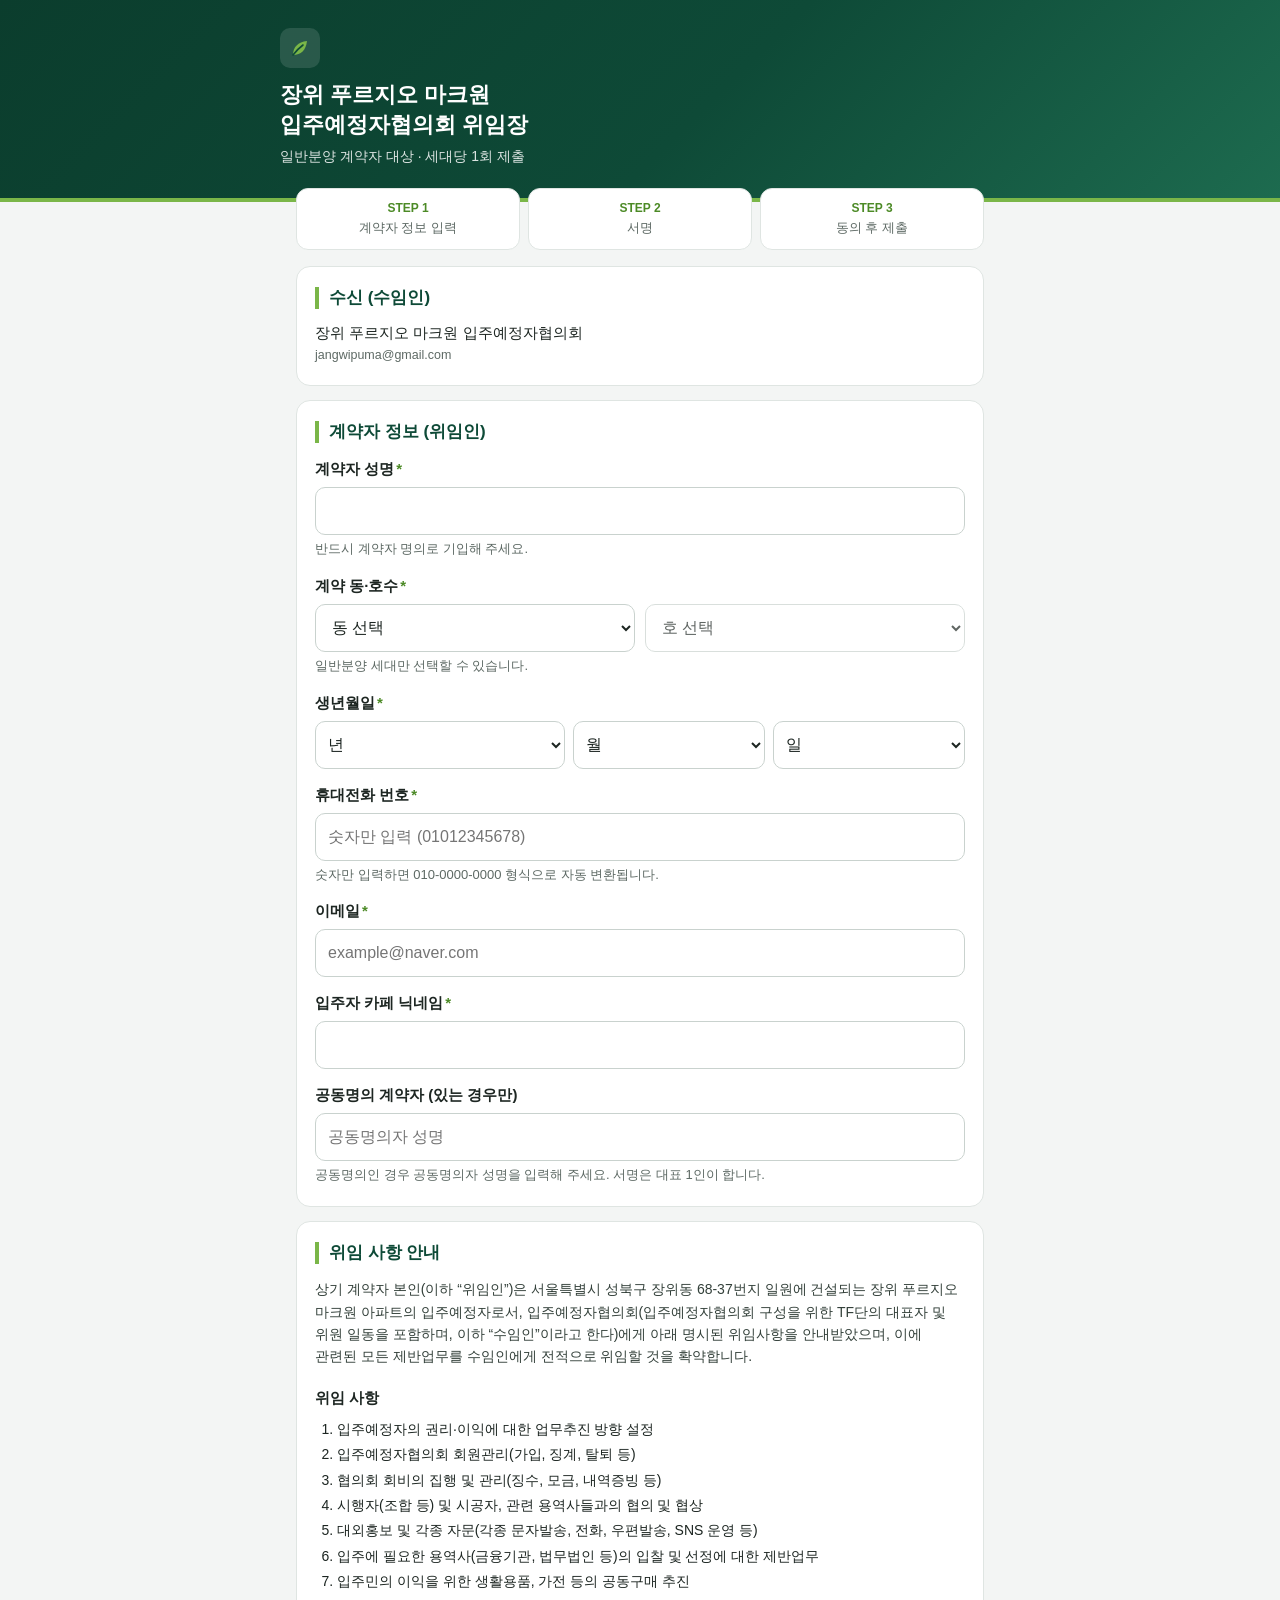
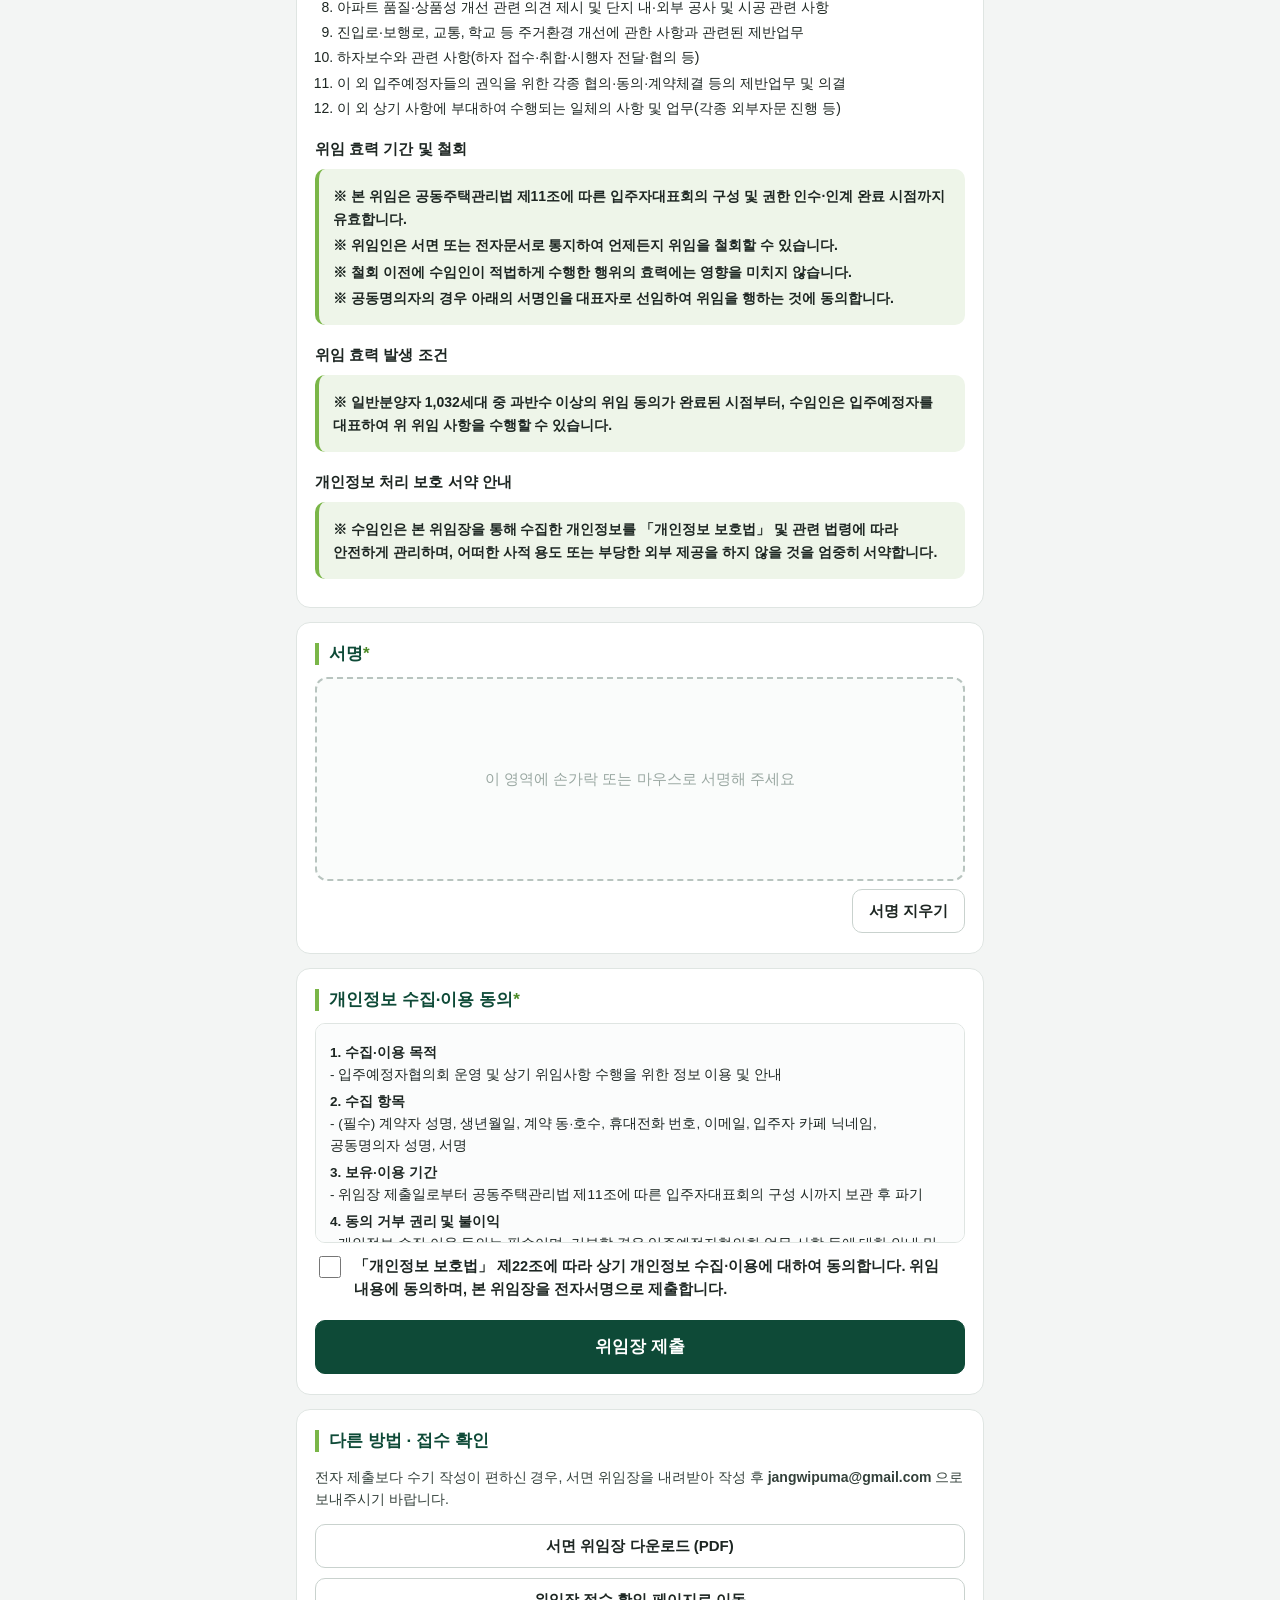
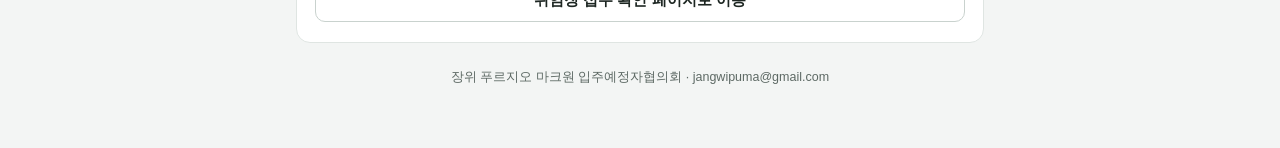
<file: index.html>
<!doctype html>
<html lang="ko">
<head>
<meta charset="utf-8">
<meta name="viewport" content="width=device-width, initial-scale=1">
<title>장위 푸르지오 마크원 입주예정자협의회 위임장</title>
<meta name="description" content="장위 푸르지오 마크원 입주예정자협의회 전자 위임장 제출">
<meta property="og:title" content="장위 푸르지오 마크원 입주예정자협의회 위임장">
<meta property="og:description" content="일반분양 계약자 전자 위임장 제출 페이지">
<link rel="stylesheet" href="style.css">
</head>
<body>
<header class="hero">
  <div class="inner">
    <div class="badge"><svg viewBox="0 0 24 24" fill="none" aria-hidden="true"><path d="M5 19c0-8 5-13 14-14-1 9-6 14-14 14z" fill="#7ab648"/><path d="M5 19c3-4 6-7 10-10" stroke="#0e4a37" stroke-width="1.6" stroke-linecap="round"/></svg></div>
    <h1>장위 푸르지오 마크원<br>입주예정자협의회 위임장</h1>
    <p>일반분양 계약자 대상 · 세대당 1회 제출</p>
  </div>
</header>

<main class="wrap">
  <div class="steps">
    <div><b>STEP 1</b>계약자 정보 입력</div>
    <div><b>STEP 2</b>서명</div>
    <div><b>STEP 3</b>동의 후 제출</div>
  </div>

  <form id="form" novalidate>
    <section class="card">
      <h2>수신 (수임인)</h2>
      <div class="to"><span class="council-name">장위 푸르지오 마크원 입주예정자협의회</span>
        <small class="council-email">jangwipuma@gmail.com</small></div>
    </section>

    <section class="card">
      <h2>계약자 정보 (위임인)</h2>

      <div class="fld" data-k="name">
        <label class="f" for="name">계약자 성명<span class="req">*</span></label>
        <input type="text" id="name" autocomplete="name" maxlength="30">
        <p class="hint">반드시 계약자 명의로 기입해 주세요.</p>
        <div class="err">계약자 성명을 입력해 주세요.</div>
      </div>

      <div class="fld" data-k="unit">
        <label class="f">계약 동·호수<span class="req">*</span></label>
        <div class="row2">
          <div class="unit"><select id="dong" aria-label="동"><option value="">동 선택</option></select></div>
          <div class="unit"><select id="ho" aria-label="호" disabled><option value="">호 선택</option></select></div>
        </div>
        <p class="hint">일반분양 세대만 선택할 수 있습니다.</p>
        <div class="err">계약 동·호수를 선택해 주세요.</div>
      </div>

      <div class="fld" data-k="birth">
        <label class="f">생년월일<span class="req">*</span></label>
        <div class="row3" id="birthSel"></div>
        <input type="hidden" id="birth">
        <div class="err">생년월일을 선택해 주세요.</div>
      </div>

      <div class="fld" data-k="phone">
        <label class="f" for="phone">휴대전화 번호<span class="req">*</span></label>
        <input type="tel" id="phone" inputmode="numeric" autocomplete="tel" placeholder="숫자만 입력 (01012345678)">
        <p class="hint">숫자만 입력하면 010-0000-0000 형식으로 자동 변환됩니다.</p>
        <div class="err">휴대전화 번호를 정확히 입력해 주세요.</div>
      </div>

      <div class="fld" data-k="email">
        <label class="f" for="email">이메일<span class="req">*</span></label>
        <input type="email" id="email" autocomplete="email" maxlength="80" placeholder="example@naver.com">
        <div class="err">이메일 주소를 정확히 입력해 주세요.</div>
      </div>

      <div class="fld" data-k="nick">
        <label class="f" for="nick">입주자 카페 닉네임<span class="req">*</span></label>
        <input type="text" id="nick" maxlength="40">
        <div class="err">카페 닉네임을 입력해 주세요.</div>
      </div>

      <div class="fld" data-k="coname">
        <label class="f" for="coname">공동명의 계약자 (있는 경우만)</label>
        <input type="text" id="coname" maxlength="30" placeholder="공동명의자 성명">
        <p class="hint">공동명의인 경우 공동명의자 성명을 입력해 주세요. 서명은 대표 1인이 합니다.</p>
      </div>
    </section>

    <section class="card">
      <h2>위임 사항 안내</h2>
      <p class="body-text">상기 계약자 본인(이하 “위임인”)은 서울특별시 성북구 장위동 68-37번지 일원에 건설되는 장위 푸르지오 마크원 아파트의 입주예정자로서, 입주예정자협의회(입주예정자협의회 구성을 위한 TF단의 대표자 및 위원 일동을 포함하며, 이하 “수임인”이라고 한다)에게 아래 명시된 위임사항을 안내받았으며, 이에 관련된 모든 제반업무를 수임인에게 전적으로 위임할 것을 확약합니다.</p>

      <h3>위임 사항</h3>
      <ol class="items">
        <li>입주예정자의 권리·이익에 대한 업무추진 방향 설정</li>
        <li>입주예정자협의회 회원관리(가입, 징계, 탈퇴 등)</li>
        <li>협의회 회비의 집행 및 관리(징수, 모금, 내역증빙 등)</li>
        <li>시행자(조합 등) 및 시공자, 관련 용역사들과의 협의 및 협상</li>
        <li>대외홍보 및 각종 자문(각종 문자발송, 전화, 우편발송, SNS 운영 등)</li>
        <li>입주에 필요한 용역사(금융기관, 법무법인 등)의 입찰 및 선정에 대한 제반업무</li>
        <li>입주민의 이익을 위한 생활용품, 가전 등의 공동구매 추진</li>
        <li>아파트 품질·상품성 개선 관련 의견 제시 및 단지 내·외부 공사 및 시공 관련 사항</li>
        <li>진입로·보행로, 교통, 학교 등 주거환경 개선에 관한 사항과 관련된 제반업무</li>
        <li>하자보수와 관련 사항(하자 접수·취합·시행자 전달·협의 등)</li>
        <li>이 외 입주예정자들의 권익을 위한 각종 협의·동의·계약체결 등의 제반업무 및 의결</li>
        <li>이 외 상기 사항에 부대하여 수행되는 일체의 사항 및 업무(각종 외부자문 진행 등)</li>
      </ol>

      <h3>위임 효력 기간 및 철회</h3>
      <div class="notice">
        <p>※ 본 위임은 공동주택관리법 제11조에 따른 입주자대표회의 구성 및 권한 인수·인계 완료 시점까지 유효합니다.</p>
        <p>※ 위임인은 서면 또는 전자문서로 통지하여 언제든지 위임을 철회할 수 있습니다.</p>
        <p>※ 철회 이전에 수임인이 적법하게 수행한 행위의 효력에는 영향을 미치지 않습니다.</p>
        <p>※ 공동명의자의 경우 아래의 서명인을 대표자로 선임하여 위임을 행하는 것에 동의합니다.</p>
      </div>

      <h3>위임 효력 발생 조건</h3>
      <div class="notice"><p>※ 일반분양자 1,032세대 중 과반수 이상의 위임 동의가 완료된 시점부터, 수임인은 입주예정자를 대표하여 위 위임 사항을 수행할 수 있습니다.</p></div>

      <h3>개인정보 처리 보호 서약 안내</h3>
      <div class="notice"><p>※ 수임인은 본 위임장을 통해 수집한 개인정보를 「개인정보 보호법」 및 관련 법령에 따라 안전하게 관리하며, 어떠한 사적 용도 또는 부당한 외부 제공을 하지 않을 것을 엄중히 서약합니다.</p></div>
    </section>

    <section class="card">
      <h2>서명<span class="req" style="color:var(--leaf-ink)">*</span></h2>
      <div class="fld" data-k="sig">
        <div class="sigbox"><canvas id="sig"></canvas><div class="ph" id="sigph">이 영역에 손가락 또는 마우스로 서명해 주세요</div></div>
        <div style="display:flex;justify-content:flex-end;margin-top:8px"><button type="button" class="btn" id="sigclear">서명 지우기</button></div>
        <div class="err">서명을 남겨 주세요.</div>
      </div>
    </section>

    <section class="card">
      <h2>개인정보 수집·이용 동의<span class="req" style="color:var(--leaf-ink)">*</span></h2>
      <div class="consent">
        <p><b>1. 수집·이용 목적</b><br>- 입주예정자협의회 운영 및 상기 위임사항 수행을 위한 정보 이용 및 안내</p>
        <p><b>2. 수집 항목</b><br>- (필수) 계약자 성명, 생년월일, 계약 동·호수, 휴대전화 번호, 이메일, 입주자 카페 닉네임, 공동명의자 성명, 서명</p>
        <p><b>3. 보유·이용 기간</b><br>- 위임장 제출일로부터 공동주택관리법 제11조에 따른 입주자대표회의 구성 시까지 보관 후 파기</p>
        <p><b>4. 동의 거부 권리 및 불이익</b><br>- 개인정보 수집·이용 동의는 필수이며, 거부할 경우 입주예정자협의회 업무 사항 등에 대한 안내 및 통지가 누락될 수 있으며 이에 대한 불이익은 본인에게 귀속됩니다.</p>
      </div>
      <div class="fld" data-k="agree">
        <label class="check"><input type="checkbox" id="agree">
          <span>「개인정보 보호법」 제22조에 따라 상기 개인정보 수집·이용에 대하여 동의합니다. 위임 내용에 동의하며, 본 위임장을 전자서명으로 제출합니다.</span></label>
        <div class="err">동의 항목에 체크해 주세요.</div>
      </div>

      <button type="submit" class="btn primary" id="submit" style="margin-top:18px">위임장 제출</button>
      <div class="msg" id="msg"></div>
    </section>
  </form>

  <section class="card hidden" id="done">
    <div class="done">
      <div class="icon">✓</div>
      <h2>위임장이 접수되었습니다</h2>
      <p id="doneText" style="white-space:pre-line"></p>
      <p class="hint">접수 내역은 아래 접수 확인 페이지에서 확인하실 수 있습니다.</p>
    </div>
  </section>

  <section class="card">
    <h2>다른 방법 · 접수 확인</h2>
    <p class="body-text">전자 제출보다 수기 작성이 편하신 경우, 서면 위임장을 내려받아 작성 후 <b class="council-email">jangwipuma@gmail.com</b> 으로 보내주시기 바랍니다.</p>
    <div class="links">
      <a class="btn block" href="Power_of_Attorney.pdf" download>서면 위임장 다운로드 (PDF)</a>
      <a class="btn block" href="check.html">위임장 접수 확인 페이지로 이동</a>
    </div>
  </section>

  <p class="foot">장위 푸르지오 마크원 입주예정자협의회 · jangwipuma@gmail.com</p>
</main>

<script src="config.js"></script>
<script src="units.js"></script>
<script src="common.js"></script>
<script>
(function(){
  const $ = id => document.getElementById(id);

  // ---- 동·호 선택 ----
  const dongSel = $('dong'), hoSel = $('ho');
  Object.keys(UNITS).forEach(d => dongSel.add(new Option(d + '동', d)));
  dongSel.addEventListener('change', () => {
    hoSel.innerHTML = '<option value="">호 선택</option>';
    const list = UNITS[dongSel.value] || [];
    list.forEach(h => hoSel.add(new Option(h + '호', h)));
    hoSel.disabled = !list.length;
  });

  // ---- 입력 보정 ----
  setupBirthSelect('birth','birthSel');
  setupPhone('phone');

  // ---- 서명 패드 ----
  const cv = $('sig'), ctx = cv.getContext('2d');
  let drawing = false, hasInk = false, last = null;
  function fit(){
    const r = cv.getBoundingClientRect(), dpr = Math.max(window.devicePixelRatio || 1, 1);
    const snap = hasInk ? cv.toDataURL() : null;
    cv.width = Math.round(r.width * dpr); cv.height = Math.round(r.height * dpr);
    ctx.setTransform(dpr,0,0,dpr,0,0);
    ctx.lineWidth = 2.6; ctx.lineCap = 'round'; ctx.lineJoin = 'round'; ctx.strokeStyle = '#111';
    if (snap){ const img = new Image(); img.onload = () => ctx.drawImage(img,0,0,r.width,r.height); img.src = snap; }
  }
  const pos = e => { const r = cv.getBoundingClientRect(); return {x:e.clientX - r.left, y:e.clientY - r.top}; };
  cv.addEventListener('pointerdown', e => { e.preventDefault(); drawing = true; last = pos(e); cv.setPointerCapture(e.pointerId);
    ctx.beginPath(); ctx.arc(last.x,last.y,1.2,0,Math.PI*2); ctx.fillStyle='#111'; ctx.fill(); mark(); });
  cv.addEventListener('pointermove', e => { if(!drawing) return; e.preventDefault(); const p = pos(e);
    ctx.beginPath(); ctx.moveTo(last.x,last.y); ctx.lineTo(p.x,p.y); ctx.stroke(); last = p; mark(); });
  ['pointerup','pointercancel','pointerleave'].forEach(t => cv.addEventListener(t, () => drawing = false));
  function mark(){ if(!hasInk){ hasInk = true; $('sigph').style.display='none'; clearErr('sig'); } }
  $('sigclear').addEventListener('click', () => { ctx.clearRect(0,0,cv.width,cv.height); hasInk = false; $('sigph').style.display=''; });
  window.addEventListener('resize', fit); fit();

  function sigData(){
    // 흰 배경 + 최대 폭 800px PNG로 축소
    const w = Math.min(cv.width, 800), h = Math.round(cv.height * w / cv.width);
    const o = document.createElement('canvas'); o.width = w; o.height = h;
    const c = o.getContext('2d'); c.fillStyle = '#fff'; c.fillRect(0,0,w,h); c.drawImage(cv,0,0,w,h);
    return o.toDataURL('image/png');
  }

  // ---- 검증 ----
  const fld = k => document.querySelector('.fld[data-k="'+k+'"]');
  const setErr = k => fld(k).classList.add('invalid');
  function clearErr(k){ const f = fld(k); f && f.classList.remove('invalid'); }
  ['name','birth','phone','email','nick'].forEach(k => $(k).addEventListener('input', () => clearErr(k)));
  [dongSel,hoSel].forEach(s => s.addEventListener('change', () => clearErr('unit')));
  $('agree').addEventListener('change', () => clearErr('agree'));

  function validBirth(s){
    if(!/^\d{6}$/.test(s)) return false;
    const m = +s.slice(2,4), d = +s.slice(4,6);
    return m>=1 && m<=12 && d>=1 && d<=31;
  }
  function collect(){
    const v = {
      name: $('name').value.trim(), dong: dongSel.value, ho: hoSel.value,
      birth: $('birth').value, phone: $('phone').value.trim(),
      email: $('email').value.trim(), nick: $('nick').value.trim(), coname: $('coname').value.trim()
    };
    const bad = [];
    if(v.name.length < 2) bad.push('name');
    if(!v.dong || !v.ho) bad.push('unit');
    if(!validBirth(v.birth)) bad.push('birth');
    if(!/^01[016789]-?\d{3,4}-?\d{4}$/.test(v.phone)) bad.push('phone');
    if(!/^[^\s@]+@[^\s@]+\.[^\s@]+$/.test(v.email)) bad.push('email');
    if(!v.nick) bad.push('nick');
    if(!hasInk) bad.push('sig');
    if(!$('agree').checked) bad.push('agree');
    return {v, bad};
  }

  const msg = (t, ok) => { const m = $('msg'); m.textContent = t; m.className = 'msg show ' + (ok ? 'ok' : 'bad'); };

  $('form').addEventListener('submit', async e => {
    e.preventDefault();
    $('msg').className = 'msg';
    const {v, bad} = collect();
    document.querySelectorAll('.fld.invalid').forEach(f => f.classList.remove('invalid'));
    if(bad.length){ bad.forEach(setErr); fld(bad[0]).scrollIntoView({behavior:'smooth',block:'center'}); return; }
    if(!SCRIPT_URL || SCRIPT_URL.indexOf('http') !== 0){ msg('접수 서버가 아직 연결되지 않았습니다. 협의회에 문의해 주세요.'); return; }
    if(!confirm(v.dong+'동 '+v.ho+'호 '+v.name+' 님의 위임장을 제출하시겠습니까?\n세대당 1회만 제출할 수 있습니다.')) return;

    const btn = $('submit'); btn.disabled = true; btn.textContent = '제출 중…';
    try{
      const res = await fetch(SCRIPT_URL, { method:'POST', body: JSON.stringify(Object.assign({action:'submit', signature: sigData(), ua: navigator.userAgent}, v)) });
      const r = await res.json();
      if(r.ok){
        $('form').classList.add('hidden');
        $('doneText').textContent = v.dong+'동 '+v.ho+'호\n접수번호 '+r.receipt;
        $('done').classList.remove('hidden');
        window.scrollTo({top:0,behavior:'smooth'});
      } else {
        msg(r.message || '제출에 실패했습니다. 잠시 후 다시 시도해 주세요.');
      }
    }catch(err){
      msg('네트워크 오류로 제출하지 못했습니다. 잠시 후 다시 시도해 주세요.');
    }finally{
      btn.disabled = false; btn.textContent = '위임장 제출';
    }
  });
})();
</script>
</body>
</html>
</file>
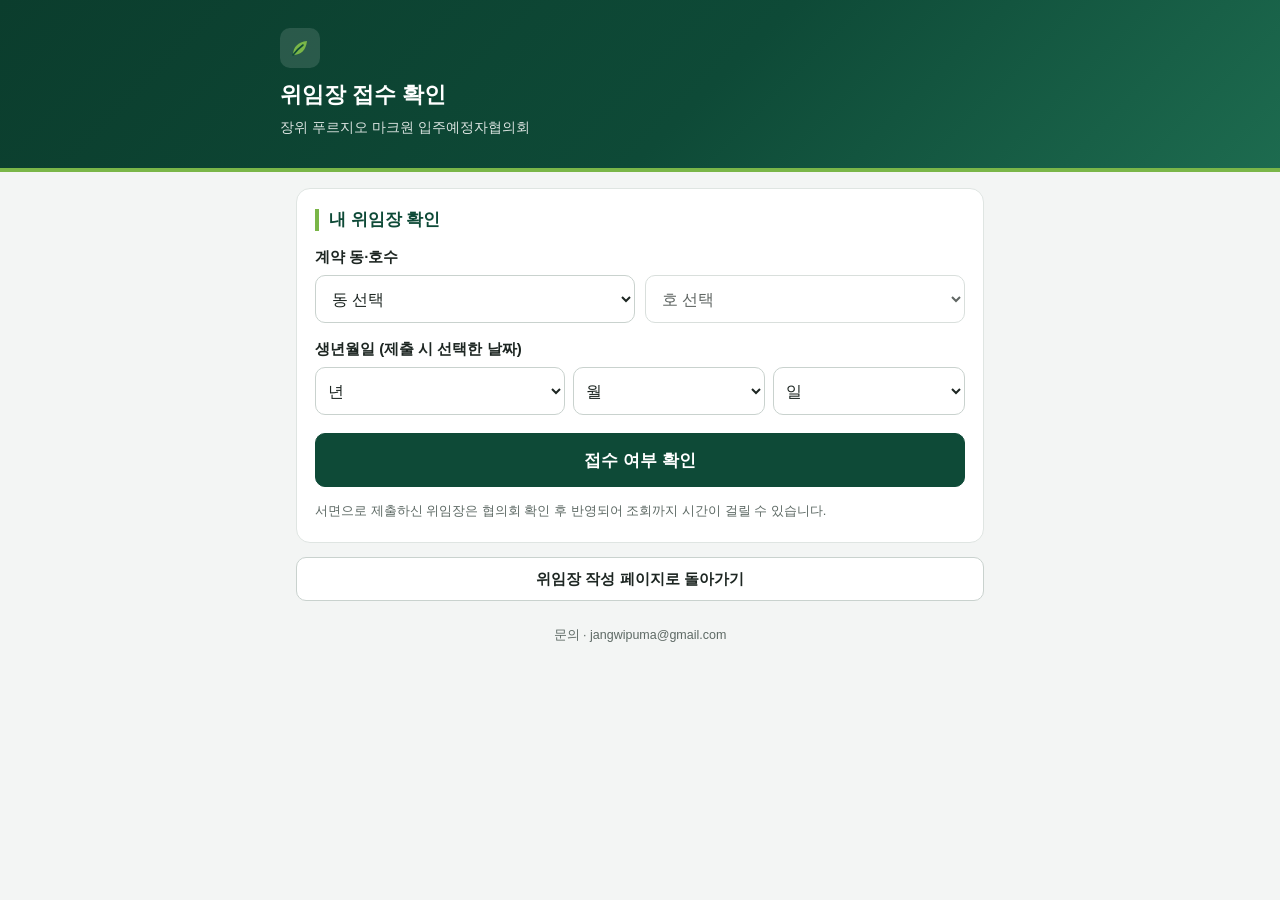
<file: check.html>
<!doctype html>
<html lang="ko">
<head>
<meta charset="utf-8">
<meta name="viewport" content="width=device-width, initial-scale=1">
<title>위임장 접수 확인 · 장위 푸르지오 마크원</title>
<link rel="stylesheet" href="style.css">
</head>
<body>
<header class="hero">
  <div class="inner">
    <div class="badge"><svg viewBox="0 0 24 24" fill="none" aria-hidden="true"><path d="M5 19c0-8 5-13 14-14-1 9-6 14-14 14z" fill="#7ab648"/><path d="M5 19c3-4 6-7 10-10" stroke="#0e4a37" stroke-width="1.6" stroke-linecap="round"/></svg></div>
    <h1>위임장 접수 확인</h1>
    <p>장위 푸르지오 마크원 입주예정자협의회</p>
  </div>
</header>

<main class="wrap" style="padding-top:16px">
  <section class="card" id="statsCard" style="display:none">
    <h2>접수 현황</h2>
    <p class="body-text" id="stats" style="margin:0"></p>
  </section>

  <section class="card">
    <h2>내 위임장 확인</h2>
    <form id="form" novalidate>
      <div class="fld" data-k="unit">
        <label class="f">계약 동·호수</label>
        <div class="row2">
          <div class="unit"><select id="dong" aria-label="동"><option value="">동 선택</option></select></div>
          <div class="unit"><select id="ho" aria-label="호" disabled><option value="">호 선택</option></select></div>
        </div>
        <div class="err">동·호수를 선택해 주세요.</div>
      </div>
      <div class="fld" data-k="birth">
        <label class="f">생년월일 (제출 시 선택한 날짜)</label>
        <div class="row3" id="birthSel"></div>
        <input type="hidden" id="birth">
        <div class="err">생년월일을 선택해 주세요.</div>
      </div>
      <button type="submit" class="btn primary" id="go" style="margin-top:18px">접수 여부 확인</button>
      <div class="msg" id="msg"></div>
    </form>
    <p class="hint" style="margin-top:14px">서면으로 제출하신 위임장은 협의회 확인 후 반영되어 조회까지 시간이 걸릴 수 있습니다.</p>
  </section>

  <a class="btn block" href="index.html">위임장 작성 페이지로 돌아가기</a>
  <p class="foot">문의 · jangwipuma@gmail.com</p>
</main>

<script src="config.js"></script>
<script src="units.js"></script>
<script src="common.js"></script>
<script>
(function(){
  const $ = id => document.getElementById(id);
  const dongSel = $('dong'), hoSel = $('ho');
  Object.keys(UNITS).forEach(d => dongSel.add(new Option(d + '동', d)));
  dongSel.addEventListener('change', () => {
    hoSel.innerHTML = '<option value="">호 선택</option>';
    (UNITS[dongSel.value] || []).forEach(h => hoSel.add(new Option(h + '호', h)));
    hoSel.disabled = !dongSel.value;
  });
  setupBirthSelect('birth','birthSel');

  const ready = SCRIPT_URL && SCRIPT_URL.indexOf('http') === 0;
  const msg = (t, ok) => { const m = $('msg'); m.textContent = t; m.className = 'msg show ' + (ok ? 'ok' : 'bad'); };

  if (ready) {
    fetch(SCRIPT_URL + '?action=stats').then(r => r.json()).then(r => {
      if (!r.ok) return;
      const left = Math.max(r.majority - r.count, 0);
      $('stats').textContent = '현재 ' + r.count.toLocaleString() + '세대 접수 / 일반분양 ' + r.total.toLocaleString() + '세대 · ' +
        (left ? '과반(' + r.majority + '세대)까지 ' + left + '세대 남았습니다.' : '과반을 달성했습니다.');
      $('statsCard').style.display = '';
    }).catch(() => {});
  }

  $('form').addEventListener('submit', async e => {
    e.preventDefault();
    document.querySelectorAll('.fld.invalid').forEach(f => f.classList.remove('invalid'));
    $('msg').className = 'msg';
    let bad = false;
    if (!dongSel.value || !hoSel.value) { document.querySelector('.fld[data-k=unit]').classList.add('invalid'); bad = true; }
    if (!/^\d{6}$/.test($('birth').value)) { document.querySelector('.fld[data-k=birth]').classList.add('invalid'); bad = true; }
    if (bad) return;
    if (!ready) { msg('접수 서버가 아직 연결되지 않았습니다.'); return; }
    const btn = $('go'); btn.disabled = true; btn.textContent = '확인 중…';
    try {
      const q = new URLSearchParams({ action:'check', dong: dongSel.value, ho: hoSel.value, birth: $('birth').value });
      const r = await (await fetch(SCRIPT_URL + '?' + q)).json();
      if (!r.ok) msg(r.message || '조회에 실패했습니다.');
      else if (r.found) msg(dongSel.value + '동 ' + hoSel.value + '호 위임장이 접수되어 있습니다. (접수번호 ' + r.receipt + ', ' + r.time + ')', true);
      else msg('일치하는 접수 내역이 없습니다. 동·호수와 생년월일을 다시 확인해 주세요.');
    } catch (err) {
      msg('네트워크 오류로 조회하지 못했습니다. 잠시 후 다시 시도해 주세요.');
    } finally { btn.disabled = false; btn.textContent = '접수 여부 확인'; }
  });
})();
</script>
</body>
</html>
</file>
<file: style.css>
:root{
  --bg:#f3f5f4;--card:#fff;--ink:#1d2622;--sub:#5d6964;--line:#dfe5e2;
  --brand:#0e4a37;--brand-2:#1d6b4f;--leaf:#7ab648;--leaf-ink:#4c8a26;--accent:#eef5e9;--warn:#b42318;--warn-bg:#fdecea;--ok:#146c43;--ok-bg:#e7f5ed;
}
*{box-sizing:border-box}
html{-webkit-text-size-adjust:100%}
body{margin:0;background:var(--bg);color:var(--ink);font-family:"Pretendard",-apple-system,BlinkMacSystemFont,"Apple SD Gothic Neo","Malgun Gothic",sans-serif;font-size:16px;line-height:1.6;word-break:keep-all}
.wrap{max-width:720px;margin:0 auto;padding:0 16px 48px}
header.hero{background:linear-gradient(135deg,#0b3d2d 0%,var(--brand) 55%,#1d6b4f 100%);color:#fff;padding:28px 16px 30px;border-bottom:4px solid var(--leaf)}
header.hero .inner{max-width:720px;margin:0 auto}
.hero .badge{display:inline-flex;align-items:center;justify-content:center;width:40px;height:40px;border-radius:10px;background:rgba(255,255,255,.12);margin-bottom:12px}
.hero .badge svg{width:24px;height:24px}
.hero h1{margin:0 0 6px;font-size:22px;line-height:1.35}
.hero p{margin:0;opacity:.85;font-size:14px}
.steps{display:grid;grid-template-columns:repeat(3,1fr);gap:8px;margin:-14px 0 16px}
.steps div{background:var(--card);border:1px solid var(--line);border-radius:12px;padding:10px 8px;text-align:center;font-size:13px;color:var(--sub)}
.steps b{display:block;color:var(--leaf-ink);font-size:12px}
.card{background:var(--card);border:1px solid var(--line);border-radius:14px;padding:20px 18px;margin-bottom:14px}
.card h2{font-size:17px;margin:0 0 12px;color:var(--brand);padding-left:10px;border-left:4px solid var(--leaf);line-height:1.3}
.card h3{font-size:15px;margin:18px 0 8px}
.to{font-size:15px}
.to small{display:block;color:var(--sub)}
label.f{display:block;font-weight:600;font-size:15px;margin:14px 0 6px}
label.f .req{color:var(--leaf-ink);margin-left:2px}
.hint{font-size:13px;color:var(--sub);margin:4px 0 0}
input[type=text],input[type=tel],input[type=email],select{width:100%;height:48px;padding:0 12px;border:1px solid #c9d2ce;border-radius:10px;font-size:16px;background:#fff;color:var(--ink)}
input:focus,select:focus{outline:2px solid var(--leaf);outline-offset:1px;border-color:var(--brand-2)}
.row2{display:grid;grid-template-columns:1fr 1fr;gap:10px}
.row2 .unit{position:relative}
.row2 .unit select{padding-right:34px}
.err{display:none;color:var(--warn);font-size:13px;margin-top:4px}
.invalid .err{display:block}
.invalid input,.invalid select{border-color:var(--warn)}
ol.items{margin:0;padding-left:22px;font-size:14px}
ol.items li{margin:3px 0}
.notice{background:var(--accent);border-left:4px solid var(--leaf);border-radius:10px;padding:12px 14px;font-size:14px;font-weight:600;margin:8px 0}
.notice p{margin:4px 0}
.body-text{font-size:14px;color:#33403a}
.sigbox{border:2px dashed #b8c4bf;border-radius:12px;background:#fafcfb;position:relative;touch-action:none}
.sigbox canvas{display:block;width:100%;height:200px;border-radius:12px;cursor:crosshair}
.sigbox .ph{position:absolute;inset:0;display:flex;align-items:center;justify-content:center;color:#9aa8a2;pointer-events:none;font-size:15px}
.btn{display:inline-flex;align-items:center;justify-content:center;gap:6px;height:44px;padding:0 16px;border-radius:10px;border:1px solid #c9d2ce;background:#fff;color:var(--ink);font-size:15px;font-weight:600;cursor:pointer;text-decoration:none}
.btn.primary{width:100%;height:54px;background:var(--brand);border-color:var(--brand);color:#fff;font-size:17px}
.btn.primary:disabled{opacity:.55;cursor:wait}
.btn.block{width:100%}
.consent{border:1px solid var(--line);border-radius:10px;padding:12px 14px;font-size:13.5px;max-height:220px;overflow:auto;background:#fbfcfc}
.consent p{margin:6px 0}
.check{display:flex;gap:10px;align-items:flex-start;margin-top:12px;font-size:14.5px;font-weight:600}
.check input{width:22px;height:22px;margin-top:1px;flex:none;accent-color:var(--brand-2)}
.msg{display:none;border-radius:10px;padding:14px;margin-top:14px;font-size:15px}
.msg.show{display:block}
.msg.ok{background:var(--ok-bg);color:var(--ok)}
.msg.bad{background:var(--warn-bg);color:var(--warn)}
.links{display:grid;gap:10px}
.foot{text-align:center;font-size:12.5px;color:var(--sub);margin-top:24px}
.done{text-align:center;padding:36px 18px}
.done .icon{width:64px;height:64px;border-radius:50%;background:var(--ok-bg);color:var(--ok);display:flex;align-items:center;justify-content:center;font-size:32px;margin:0 auto 14px}
.done h2{color:var(--ink)}
.hidden{display:none!important}
@media (max-width:380px){.steps div{font-size:12px}.hero h1{font-size:20px}}
.row3{display:grid;grid-template-columns:1.3fr 1fr 1fr;gap:8px}
.row3 select{padding:0 8px}
.invalid .row3 select{border-color:var(--warn)}
</file>
